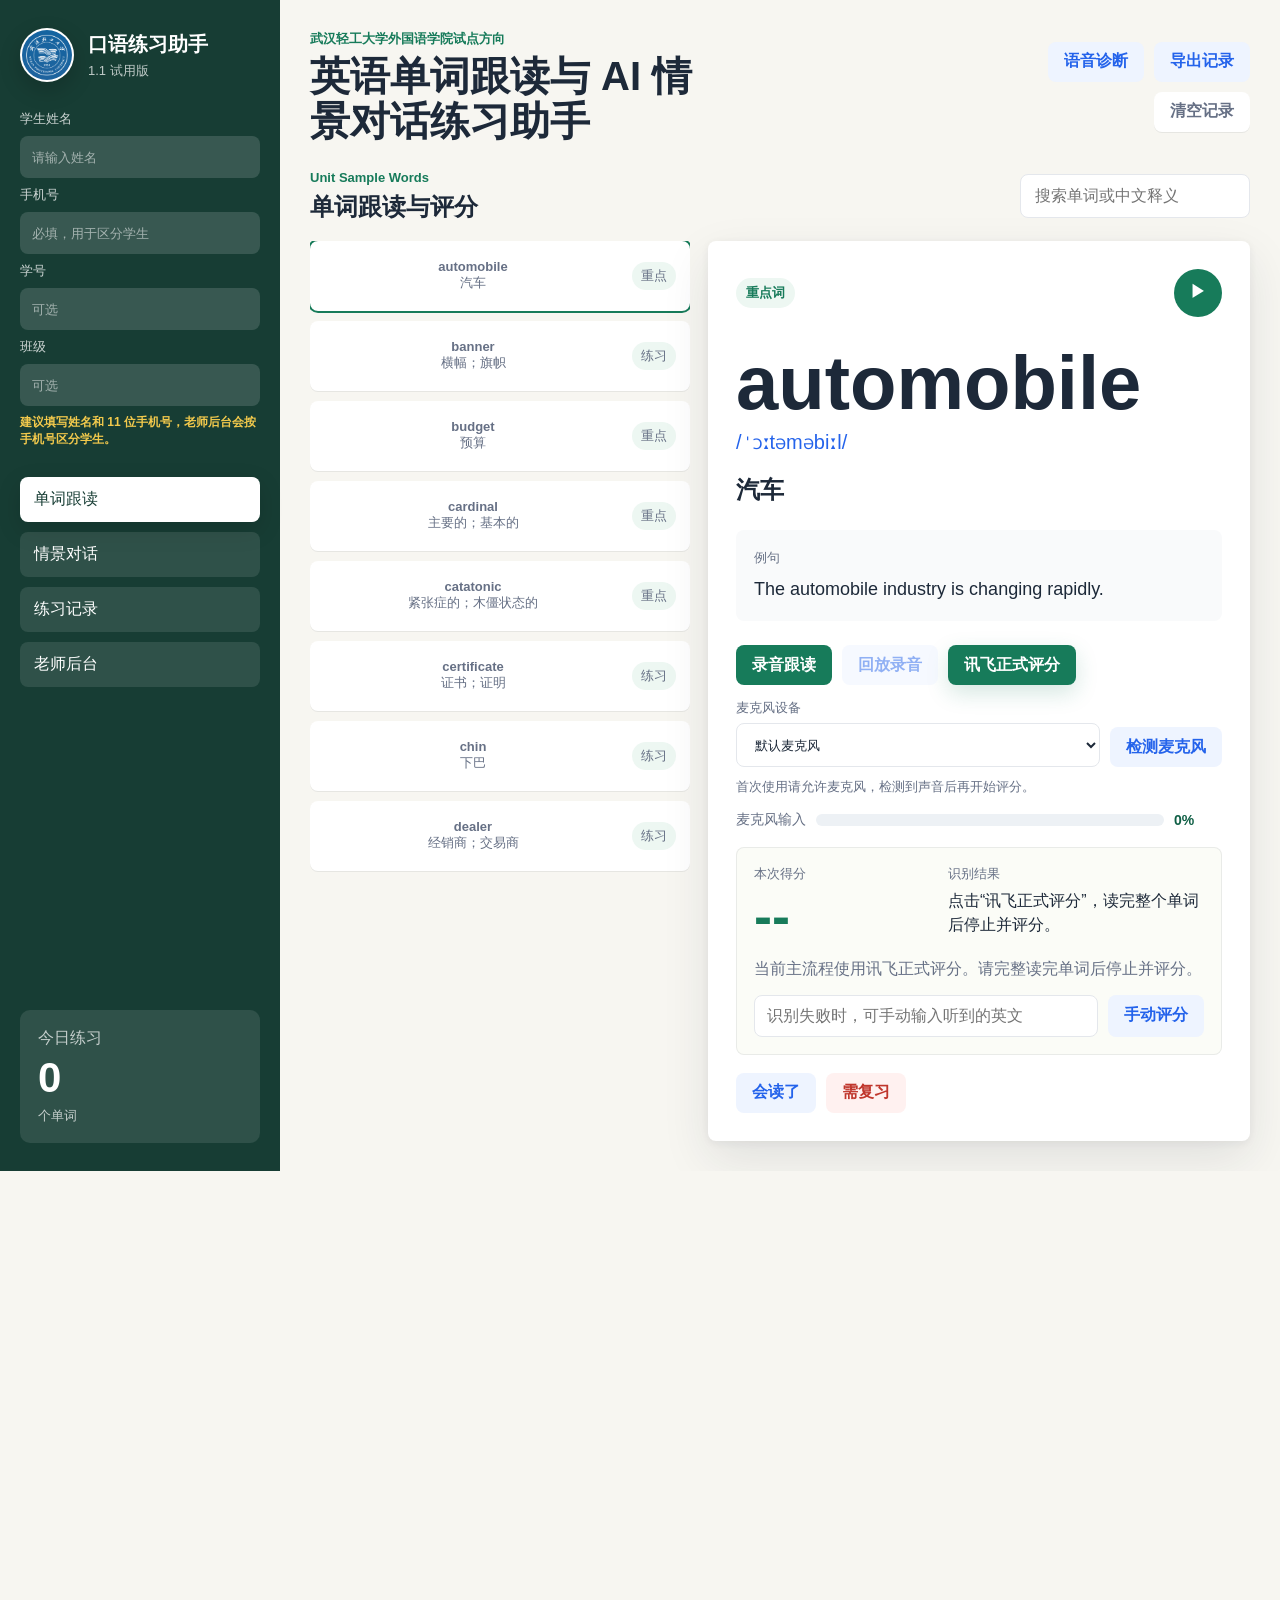
<file: index.html>
<!doctype html>
<html lang="zh-CN">
  <head>
    <meta charset="UTF-8" />
    <meta name="viewport" content="width=device-width, initial-scale=1.0" />
    <meta http-equiv="refresh" content="0; url=app/" />
    <title>英语口语练习助手</title>
    <style>
      body {
        margin: 0;
        min-height: 100vh;
        display: grid;
        place-items: center;
        background: #f7f6f1;
        color: #1d2939;
        font-family: "Microsoft YaHei", "PingFang SC", "Segoe UI", sans-serif;
      }

      a {
        color: #177b5a;
        font-weight: 700;
      }
    </style>
  </head>
  <body>
    <main>
      <p>正在进入英语口语练习助手...</p>
      <p><a href="app/">如果没有自动跳转，请点击这里进入。</a></p>
    </main>
  </body>
</html>
</file>
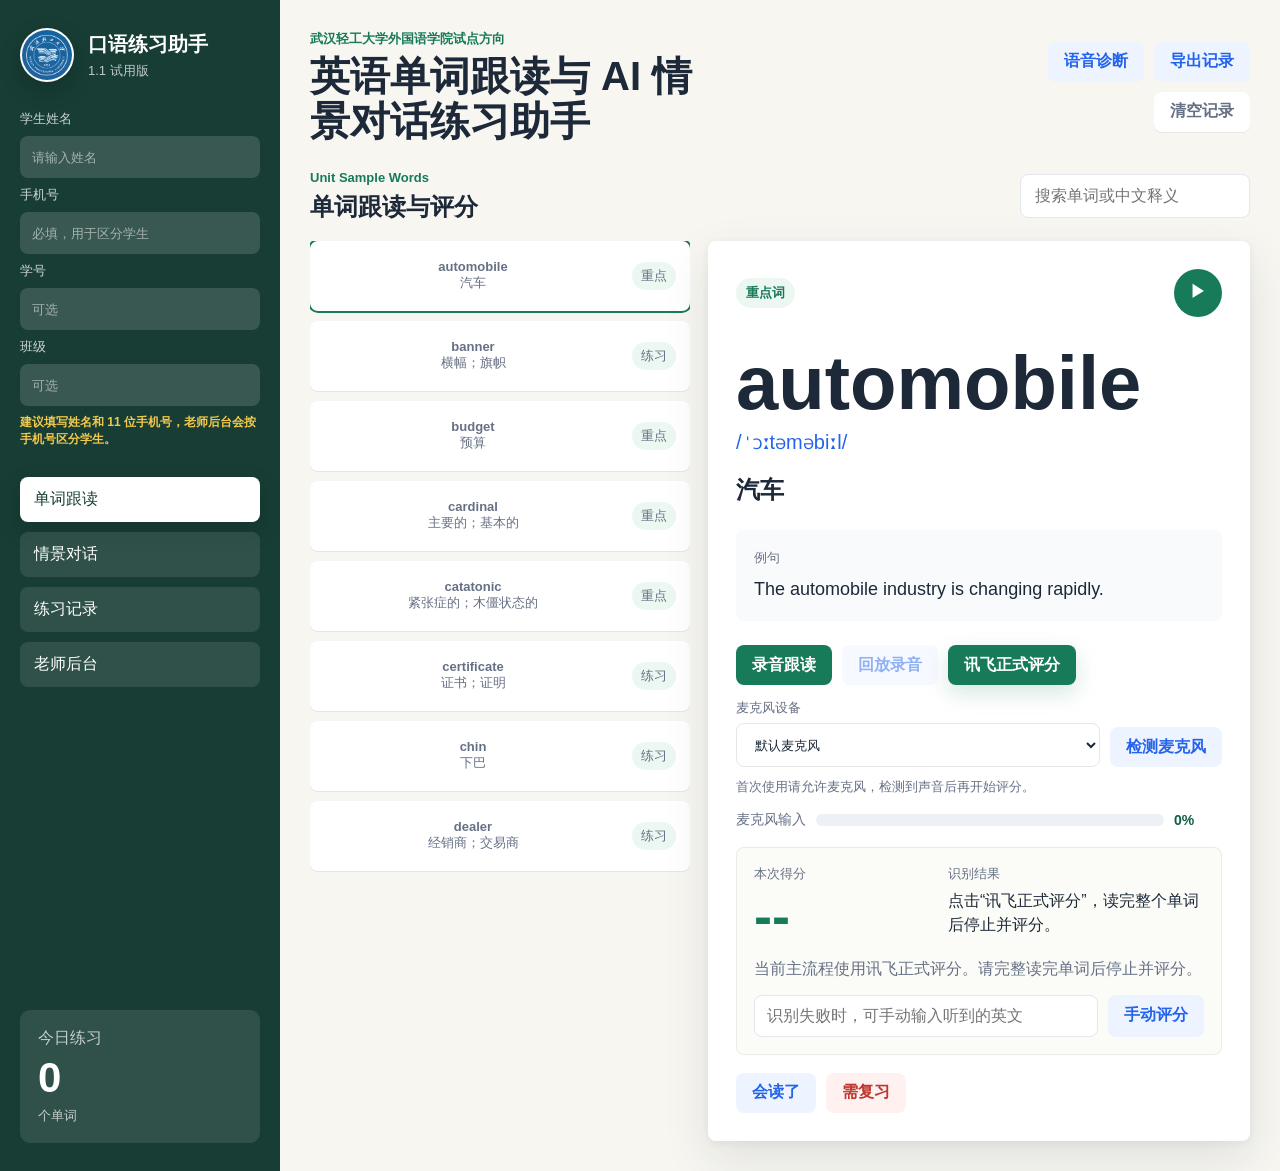
<file: app/index.html>
<!doctype html>
<html lang="zh-CN">
  <head>
    <meta charset="UTF-8" />
    <meta name="viewport" content="width=device-width, initial-scale=1.0" />
    <title>英语单词跟读与情景对话练习助手</title>
    <link rel="stylesheet" href="styles.css" />
  </head>
  <body>
    <div class="app-shell">
      <aside class="sidebar" aria-label="练习导航">
        <div class="brand">
          <img class="brand-mark" src="assets/school-logo.png" alt="武汉轻工大学校徽" />
          <div>
            <h1>口语练习助手</h1>
            <p>1.1 试用版</p>
          </div>
        </div>

        <div class="student-box">
          <label>
            <span>学生姓名</span>
            <input id="studentName" type="text" placeholder="请输入姓名" />
          </label>
          <label>
            <span>手机号</span>
            <input id="studentPhone" type="tel" inputmode="tel" placeholder="必填，用于区分学生" />
          </label>
          <label>
            <span>学号</span>
            <input id="studentNo" type="text" placeholder="可选" />
          </label>
          <label>
            <span>班级</span>
            <input id="studentClass" type="text" placeholder="可选" />
          </label>
          <p id="studentIdentityHint">学生信息会自动保存在本机，后续可升级为短信登录。</p>
        </div>

        <nav class="nav-tabs" aria-label="主要功能">
          <button class="nav-tab active" data-tab="words" type="button">单词跟读</button>
          <button class="nav-tab" data-tab="dialogue" type="button">情景对话</button>
          <button class="nav-tab" data-tab="records" type="button">练习记录</button>
          <button class="nav-tab" data-tab="teacher" type="button">老师后台</button>
        </nav>

        <div class="status-panel">
          <span>今日练习</span>
          <strong id="todayCount">0</strong>
          <small>个单词</small>
        </div>
      </aside>

      <main class="workspace">
        <section class="topbar">
          <div>
            <p class="eyebrow">武汉轻工大学外国语学院试点方向</p>
            <h2>英语单词跟读与 AI 情景对话练习助手</h2>
          </div>
          <div class="top-actions">
            <button class="secondary-button" id="openDiagnostic" type="button">语音诊断</button>
            <button class="secondary-button" id="exportRecords" type="button">导出记录</button>
            <button class="ghost-button" id="resetDemo" type="button">清空记录</button>
          </div>
        </section>

        <section class="tab-panel active" id="wordsPanel">
          <div class="section-heading">
            <div>
              <p class="eyebrow">Unit Sample Words</p>
              <h3>单词跟读与评分</h3>
            </div>
            <div class="search-box">
              <input id="wordSearch" type="search" placeholder="搜索单词或中文释义" />
            </div>
          </div>

          <div class="word-layout">
            <div class="word-list" id="wordList" aria-label="单词列表"></div>

            <article class="practice-card" aria-live="polite">
              <div class="word-meta">
                <span id="wordTag">重点词</span>
                <button class="icon-button" id="speakWord" type="button" title="播放标准发音">▶</button>
              </div>
              <h3 id="activeWord">automobile</h3>
              <p class="phonetic" id="activePhonetic">/ˈɔːtəməbiːl/</p>
              <p class="meaning" id="activeMeaning">汽车</p>
              <div class="example-block">
                <span>例句</span>
                <p id="activeExample">The automobile industry is changing rapidly.</p>
              </div>

              <div class="recording-panel">
                <button class="primary-button" id="recordButton" type="button">录音跟读</button>
                <button class="secondary-button" id="playRecord" type="button" disabled>回放录音</button>
                <button class="xf-button" id="xfScoreButton" type="button">讯飞正式评分</button>
                <audio id="audioPlayer" controls hidden></audio>
                <audio id="xfAudioPlayer" controls hidden></audio>
              </div>

              <div class="mic-device-panel">
                <label>
                  <span>麦克风设备</span>
                  <select id="audioInputSelect" aria-label="选择麦克风设备">
                    <option value="">默认麦克风</option>
                  </select>
                </label>
                <button class="secondary-button" id="checkMicButton" type="button">检测麦克风</button>
                <p id="micDeviceStatus">首次使用请允许麦克风，检测到声音后再开始评分。</p>
              </div>

              <div class="mic-level" id="micLevelPanel" hidden>
                <span>麦克风输入</span>
                <div class="mic-meter">
                  <i id="micLevelBar"></i>
                </div>
                <strong id="micLevelText">0%</strong>
              </div>

              <div class="score-panel" id="scorePanel">
                <div>
                  <span>本次得分</span>
                  <strong id="scoreValue">--</strong>
                </div>
                <div>
                  <span>识别结果</span>
                  <p id="recognizedText">点击“讯飞正式评分”，读完整个单词后停止并评分。</p>
                </div>
                <p id="scoreAdvice">当前主流程使用讯飞正式评分。请完整读完单词后停止并评分。</p>
                <p class="xf-audio-tip" id="xfAudioTip" hidden>已保留本次上传给讯飞的录音，可先回放确认是否录清楚。</p>
                <div class="manual-score">
                  <input id="manualScoreInput" type="text" placeholder="识别失败时，可手动输入听到的英文" />
                  <button class="secondary-button" id="manualScoreButton" type="button">手动评分</button>
                </div>
              </div>

              <div class="mark-actions">
                <button class="secondary-button" id="markKnown" type="button">会读了</button>
                <button class="danger-button" id="markReview" type="button">需复习</button>
              </div>
            </article>
          </div>
        </section>

        <section class="tab-panel" id="dialoguePanel">
          <div class="section-heading">
            <div>
              <p class="eyebrow">Scenario Practice</p>
              <h3>情景对话</h3>
            </div>
            <select id="scenarioSelect" aria-label="选择对话场景"></select>
          </div>

          <div class="dialogue-layout">
            <div class="chat-box" id="chatBox" aria-live="polite"></div>
            <form class="reply-box" id="replyForm">
              <input id="replyInput" type="text" placeholder="用英文输入你的回答" autocomplete="off" />
              <button class="primary-button" type="submit">发送</button>
            </form>
          </div>
        </section>

        <section class="tab-panel" id="recordsPanel">
          <div class="section-heading">
            <div>
              <p class="eyebrow">Local Practice Records</p>
              <h3>练习记录</h3>
            </div>
          </div>

          <div class="record-grid">
            <article class="metric-card">
              <span>已练单词</span>
              <strong id="knownMetric">0</strong>
            </article>
            <article class="metric-card">
              <span>需复习</span>
              <strong id="reviewMetric">0</strong>
            </article>
            <article class="metric-card">
              <span>对话次数</span>
              <strong id="dialogueMetric">0</strong>
            </article>
            <article class="metric-card">
              <span>平均得分</span>
              <strong id="averageScoreMetric">--</strong>
            </article>
          </div>

          <div class="records-layout">
            <div class="review-panel">
              <h4>错词本</h4>
              <div id="reviewWords" class="review-list"></div>
            </div>
            <div class="review-panel">
              <h4>评分记录</h4>
              <div id="scoreHistory" class="score-history"></div>
            </div>
          </div>
        </section>

        <section class="tab-panel" id="teacherPanel">
          <div class="section-heading">
            <div>
              <p class="eyebrow">Teacher Dashboard</p>
              <h3>老师后台</h3>
            </div>
          </div>

          <div class="teacher-note">
            当前为本地试用版后台，先汇总本浏览器产生的练习数据。后续接入云服务器后，可升级为全班学生数据看板。
          </div>

          <div class="record-grid teacher-summary" id="teacherSummary"></div>

          <div class="teacher-layout">
            <div class="review-panel">
              <h4>学生练习概览</h4>
              <div class="teacher-table" id="teacherStudentTable"></div>
            </div>
            <div class="review-panel">
              <h4>班级薄弱单词</h4>
              <div class="teacher-weak-list" id="teacherWeakWords"></div>
            </div>
          </div>

          <div class="teacher-layout teacher-content-layout">
            <div class="review-panel">
              <h4>课程单词导入</h4>
              <p class="content-help">
                每行一个单词，支持逗号或 Tab 分隔：单词, 音标, 中文释义, 例句, 是否重点。最后一列填 1/true/重点 即表示重点词。
              </p>
              <textarea
                id="wordBankText"
                class="word-bank-input"
                placeholder="例如：&#10;banner, /'baenər/, 横幅；旗帜, A welcome banner was hanging above the gate., 1&#10;budget, /'bʌdʒɪt/, 预算, Students should learn how to manage a monthly budget., 重点"
              ></textarea>
              <div class="content-actions">
                <button class="primary-button" id="importWordBank" type="button">导入为当前词表</button>
                <button class="secondary-button" id="resetWordBank" type="button">恢复默认词表</button>
              </div>
              <p class="content-status" id="wordBankStatus">导入后会立即更新学生端单词列表。</p>
            </div>
            <div class="review-panel">
              <h4>当前词表</h4>
              <div class="word-bank-info" id="wordBankInfo"></div>
            </div>
          </div>

          <div class="teacher-layout teacher-content-layout">
            <div class="review-panel">
              <h4>情景对话导入</h4>
              <p class="content-help">
                每行一个场景，使用 | 分隔：场景名称 | 开场问题 | 追问1 | 追问2 | 结束建议。学生端会自动更新情景对话下拉框。
              </p>
              <textarea
                id="scenarioBankText"
                class="word-bank-input"
                placeholder="例如：&#10;校园问路 | Excuse me, how can I get to the library? | Which building are you looking for? | Do you usually study there? | Good. Try to answer with a complete sentence.&#10;课堂发言 | What did you learn from this unit? | Can you give one example? | Why is it useful? | Nice answer. Please speak a little more slowly."
              ></textarea>
              <div class="content-actions">
                <button class="primary-button" id="importScenarioBank" type="button">导入情景对话</button>
                <button class="secondary-button" id="resetScenarioBank" type="button">恢复默认场景</button>
              </div>
              <p class="content-status" id="scenarioBankStatus">导入后会立即更新学生端情景对话。</p>
            </div>
            <div class="review-panel">
              <h4>当前情景</h4>
              <div class="word-bank-info" id="scenarioBankInfo"></div>
            </div>
          </div>
        </section>
      </main>
    </div>

    <script src="app.js"></script>
  </body>
</html>
</file>
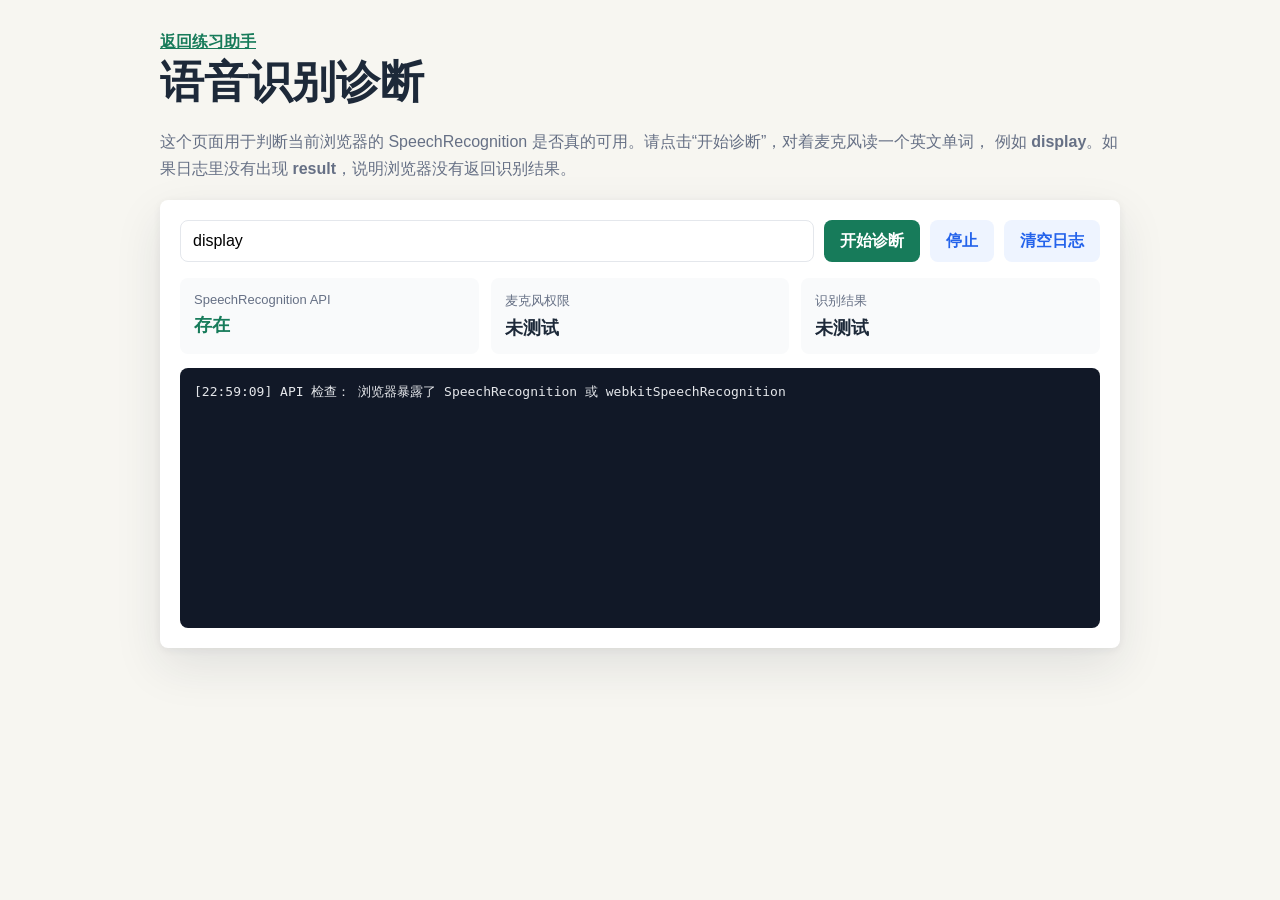
<file: app/speech-diagnostic.html>
<!doctype html>
<html lang="zh-CN">
  <head>
    <meta charset="UTF-8" />
    <meta name="viewport" content="width=device-width, initial-scale=1.0" />
    <title>语音识别诊断 - 英语口语练习助手</title>
    <style>
      :root {
        --bg: #f7f6f1;
        --panel: #ffffff;
        --ink: #1d2939;
        --muted: #667085;
        --green: #177b5a;
        --red: #c0362c;
        --line: #e4e7ec;
      }

      * {
        box-sizing: border-box;
      }

      body {
        margin: 0;
        min-height: 100vh;
        background: var(--bg);
        color: var(--ink);
        font-family: "Microsoft YaHei", "PingFang SC", "Segoe UI", sans-serif;
        -webkit-font-smoothing: antialiased;
      }

      main {
        width: min(960px, calc(100% - 32px));
        margin: 0 auto;
        padding: 32px 0;
      }

      h1 {
        margin: 0 0 8px;
        font-size: clamp(28px, 5vw, 44px);
        text-wrap: balance;
      }

      p {
        color: var(--muted);
        line-height: 1.7;
      }

      .panel {
        margin-top: 18px;
        padding: 20px;
        border-radius: 8px;
        background: var(--panel);
        box-shadow: 0 18px 48px rgba(29, 41, 57, 0.1), 0 2px 8px rgba(29, 41, 57, 0.06);
      }

      .controls {
        display: flex;
        gap: 10px;
        flex-wrap: wrap;
      }

      button,
      input {
        min-height: 42px;
        border-radius: 8px;
        font: inherit;
      }

      button {
        border: 0;
        padding: 0 16px;
        background: var(--green);
        color: white;
        cursor: pointer;
        font-weight: 700;
      }

      button.secondary {
        background: #eef4ff;
        color: #2463eb;
      }

      input {
        flex: 1 1 240px;
        border: 1px solid var(--line);
        padding: 0 12px;
      }

      .status-grid {
        display: grid;
        grid-template-columns: repeat(3, minmax(0, 1fr));
        gap: 12px;
        margin-top: 16px;
      }

      .status-card {
        border-radius: 8px;
        background: #f9fafb;
        padding: 14px;
      }

      .status-card span {
        display: block;
        color: var(--muted);
        font-size: 13px;
      }

      .status-card strong {
        display: block;
        margin-top: 6px;
        font-size: 18px;
      }

      .ok {
        color: var(--green);
      }

      .bad {
        color: var(--red);
      }

      pre {
        min-height: 260px;
        max-height: 460px;
        overflow: auto;
        margin: 14px 0 0;
        padding: 14px;
        border-radius: 8px;
        background: #111827;
        color: #e5e7eb;
        line-height: 1.55;
        white-space: pre-wrap;
      }

      a {
        color: var(--green);
        font-weight: 700;
      }

      @media (max-width: 720px) {
        .status-grid {
          grid-template-columns: 1fr;
        }
      }
    </style>
  </head>
  <body>
    <main>
      <a href="./">返回练习助手</a>
      <h1>语音识别诊断</h1>
      <p>
        这个页面用于判断当前浏览器的 SpeechRecognition 是否真的可用。请点击“开始诊断”，对着麦克风读一个英文单词，
        例如 <strong>display</strong>。如果日志里没有出现 <strong>result</strong>，说明浏览器没有返回识别结果。
      </p>

      <section class="panel">
        <div class="controls">
          <input id="testWord" value="display" aria-label="测试单词" />
          <button id="startButton" type="button">开始诊断</button>
          <button class="secondary" id="stopButton" type="button">停止</button>
          <button class="secondary" id="clearButton" type="button">清空日志</button>
        </div>

        <div class="status-grid">
          <div class="status-card">
            <span>SpeechRecognition API</span>
            <strong id="apiStatus">检查中</strong>
          </div>
          <div class="status-card">
            <span>麦克风权限</span>
            <strong id="micStatus">未测试</strong>
          </div>
          <div class="status-card">
            <span>识别结果</span>
            <strong id="resultStatus">未测试</strong>
          </div>
        </div>

        <pre id="logBox"></pre>
      </section>
    </main>

    <script>
      const Recognition = window.SpeechRecognition || window.webkitSpeechRecognition;
      const apiStatus = document.querySelector("#apiStatus");
      const micStatus = document.querySelector("#micStatus");
      const resultStatus = document.querySelector("#resultStatus");
      const logBox = document.querySelector("#logBox");
      const testWord = document.querySelector("#testWord");
      const startButton = document.querySelector("#startButton");
      const stopButton = document.querySelector("#stopButton");
      const clearButton = document.querySelector("#clearButton");

      let recognition = null;
      let timer = null;

      function stamp() {
        return new Date().toLocaleTimeString("zh-CN");
      }

      function log(message, detail = "") {
        logBox.textContent += `[${stamp()}] ${message}${detail ? "： " + detail : ""}\n`;
        logBox.scrollTop = logBox.scrollHeight;
      }

      function setStatus(el, text, ok) {
        el.textContent = text;
        el.className = ok ? "ok" : "bad";
      }

      if (Recognition) {
        setStatus(apiStatus, "存在", true);
        log("API 检查", "浏览器暴露了 SpeechRecognition 或 webkitSpeechRecognition");
      } else {
        setStatus(apiStatus, "不存在", false);
        log("API 检查", "当前浏览器没有 SpeechRecognition");
      }

      async function checkMicrophone() {
        try {
          const stream = await navigator.mediaDevices.getUserMedia({ audio: true });
          stream.getTracks().forEach((track) => track.stop());
          setStatus(micStatus, "已允许", true);
          log("麦克风检查", "getUserMedia 成功");
          return true;
        } catch (error) {
          setStatus(micStatus, "不可用", false);
          log("麦克风检查失败", error.name || String(error));
          return false;
        }
      }

      async function startDiagnostic() {
        if (!Recognition) {
          log("无法开始", "当前浏览器没有 SpeechRecognition API");
          return;
        }

        const micOk = await checkMicrophone();
        if (!micOk) {
          return;
        }

        if (recognition) {
          try {
            recognition.abort();
          } catch {}
        }

        recognition = new Recognition();
        recognition.lang = "en-US";
        recognition.continuous = false;
        recognition.interimResults = true;
        recognition.maxAlternatives = 3;
        resultStatus.textContent = "等待结果";
        resultStatus.className = "";

        const expected = testWord.value.trim();
        log("开始识别", `请读：${expected || "任意英文单词"}`);

        recognition.addEventListener("start", () => log("event:start"));
        recognition.addEventListener("audiostart", () => log("event:audiostart"));
        recognition.addEventListener("soundstart", () => log("event:soundstart"));
        recognition.addEventListener("speechstart", () => log("event:speechstart"));
        recognition.addEventListener("speechend", () => log("event:speechend"));
        recognition.addEventListener("soundend", () => log("event:soundend"));
        recognition.addEventListener("audioend", () => log("event:audioend"));
        recognition.addEventListener("nomatch", () => log("event:nomatch"));

        recognition.addEventListener("result", (event) => {
          const lines = [];
          for (let i = event.resultIndex; i < event.results.length; i += 1) {
            const result = event.results[i];
            const alternatives = Array.from(result).map((item) => `${item.transcript} (${Math.round(item.confidence * 100)}%)`);
            lines.push(`${result.isFinal ? "final" : "interim"} => ${alternatives.join(" | ")}`);
          }
          setStatus(resultStatus, "已返回", true);
          log("event:result", lines.join(" ; "));
        });

        recognition.addEventListener("error", (event) => {
          setStatus(resultStatus, "错误", false);
          log("event:error", event.error || "unknown");
        });

        recognition.addEventListener("end", () => {
          log("event:end");
          clearTimeout(timer);
          timer = null;
          recognition = null;
          if (resultStatus.textContent === "等待结果") {
            setStatus(resultStatus, "无结果", false);
            log("诊断结论", "API 启动了，但没有返回 result。当前浏览器/网络/系统语音服务不稳定。");
          }
        });

        timer = window.setTimeout(() => {
          log("超时", "8 秒内没有自然结束，强制停止");
          stopDiagnostic();
        }, 8000);

        try {
          recognition.start();
        } catch (error) {
          setStatus(resultStatus, "启动失败", false);
          log("start() 失败", error.name || String(error));
        }
      }

      function stopDiagnostic() {
        clearTimeout(timer);
        timer = null;
        if (!recognition) {
          log("停止", "当前没有正在运行的识别任务");
          return;
        }
        try {
          recognition.stop();
          log("手动停止", "已调用 stop()");
        } catch (error) {
          log("stop() 失败，尝试 abort()", error.name || String(error));
          try {
            recognition.abort();
          } catch {}
        }
        recognition = null;
      }

      startButton.addEventListener("click", startDiagnostic);
      stopButton.addEventListener("click", stopDiagnostic);
      clearButton.addEventListener("click", () => {
        logBox.textContent = "";
        resultStatus.textContent = "未测试";
        resultStatus.className = "";
      });
    </script>
  </body>
</html>
</file>
<file: app/styles.css>
:root {
  color-scheme: light;
  --bg: #f7f6f1;
  --panel: #ffffff;
  --ink: #1d2939;
  --muted: #667085;
  --line: #e4e7ec;
  --green: #177b5a;
  --green-dark: #0f5f45;
  --blue: #2463eb;
  --red: #c0362c;
  --amber: #b7791f;
  --shadow: 0 18px 48px rgba(29, 41, 57, 0.1), 0 2px 8px rgba(29, 41, 57, 0.06);
}

* {
  box-sizing: border-box;
}

body {
  margin: 0;
  min-height: 100vh;
  background: var(--bg);
  color: var(--ink);
  font-family: "Microsoft YaHei", "PingFang SC", "Segoe UI", sans-serif;
  -webkit-font-smoothing: antialiased;
}

button,
input,
select {
  font: inherit;
}

button {
  min-height: 40px;
  border: 0;
  cursor: pointer;
  transition-property: transform, background-color, box-shadow, color;
  transition-duration: 160ms;
  transition-timing-function: cubic-bezier(0.2, 0, 0, 1);
}

button:active {
  transform: scale(0.96);
}

.app-shell {
  display: grid;
  min-height: 100vh;
  grid-template-columns: 280px minmax(0, 1fr);
}

.sidebar {
  display: flex;
  flex-direction: column;
  gap: 28px;
  padding: 28px 20px;
  background: #173d34;
  color: white;
}

.brand {
  display: flex;
  align-items: center;
  gap: 14px;
}

.brand-mark {
  width: 54px;
  height: 54px;
  flex: 0 0 54px;
  border: 2px solid rgba(255, 255, 255, 0.72);
  border-radius: 50%;
  background: white;
  object-fit: cover;
  box-shadow: 0 8px 22px rgba(0, 0, 0, 0.18);
}

.brand h1,
.brand p,
.topbar h2,
.section-heading h3 {
  margin: 0;
}

.brand h1 {
  font-size: 20px;
  text-wrap: balance;
}

.brand p {
  margin-top: 4px;
  color: rgba(255, 255, 255, 0.72);
  font-size: 13px;
}

.nav-tabs {
  display: grid;
  gap: 10px;
}

.nav-tab {
  width: 100%;
  border-radius: 8px;
  background: rgba(255, 255, 255, 0.1);
  color: white;
  text-align: left;
  padding: 12px 14px;
}

.nav-tab.active {
  background: white;
  color: #173d34;
  box-shadow: 0 8px 24px rgba(0, 0, 0, 0.14);
}

.status-panel {
  margin-top: auto;
  padding: 18px;
  border-radius: 10px;
  background: rgba(255, 255, 255, 0.1);
}

.student-box,
.student-box label {
  display: grid;
  gap: 8px;
}

.student-box {
  color: rgba(255, 255, 255, 0.78);
  font-size: 13px;
}

.student-box input {
  min-height: 42px;
  border: 0;
  border-radius: 8px;
  background: rgba(255, 255, 255, 0.14);
  color: white;
  outline: none;
  padding: 0 12px;
}

.student-box input::placeholder {
  color: rgba(255, 255, 255, 0.54);
}

.student-box input:focus {
  box-shadow: 0 0 0 3px rgba(242, 201, 76, 0.28);
}

.student-box p {
  margin: 0;
  color: rgba(255, 255, 255, 0.62);
  font-size: 12px;
  line-height: 1.45;
}

.student-box p.is-warning {
  color: #f2c94c;
  font-weight: 700;
}

.status-panel span,
.status-panel small {
  display: block;
  color: rgba(255, 255, 255, 0.72);
}

.status-panel strong {
  display: block;
  margin: 8px 0;
  font-size: 42px;
  line-height: 1;
  font-variant-numeric: tabular-nums;
}

.workspace {
  padding: 30px;
}

.topbar,
.section-heading {
  display: flex;
  align-items: center;
  justify-content: space-between;
  gap: 18px;
}

.topbar {
  margin-bottom: 26px;
}

.top-actions {
  display: flex;
  gap: 10px;
  flex-wrap: wrap;
  justify-content: flex-end;
}

.eyebrow {
  margin: 0 0 6px;
  color: var(--green);
  font-size: 13px;
  font-weight: 700;
  letter-spacing: 0;
}

.topbar h2 {
  font-size: clamp(24px, 4vw, 40px);
  line-height: 1.12;
  text-wrap: balance;
}

.tab-panel {
  display: none;
}

.tab-panel.active {
  display: block;
}

.section-heading {
  margin-bottom: 18px;
}

.section-heading h3 {
  font-size: 24px;
}

.search-box input,
.reply-box input,
select {
  width: 100%;
  min-height: 44px;
  border: 1px solid var(--line);
  border-radius: 8px;
  background: white;
  color: var(--ink);
  outline: none;
  padding: 0 14px;
}

.search-box input:focus,
.reply-box input:focus,
select:focus {
  border-color: var(--green);
  box-shadow: 0 0 0 4px rgba(23, 123, 90, 0.12);
}

.word-layout {
  display: grid;
  grid-template-columns: minmax(260px, 380px) minmax(0, 1fr);
  gap: 18px;
}

.word-list {
  display: grid;
  gap: 10px;
  max-height: 640px;
  overflow: auto;
}

.word-item {
  display: grid;
  grid-template-columns: 1fr auto;
  gap: 10px;
  align-items: center;
  min-height: 70px;
  padding: 14px;
  border-radius: 8px;
  background: white;
  box-shadow: 0 1px 0 rgba(29, 41, 57, 0.08);
}

.word-item.active {
  outline: 2px solid var(--green);
}

.word-item strong {
  display: block;
}

.word-item span {
  color: var(--muted);
  font-size: 13px;
}

.badge {
  border-radius: 999px;
  background: #edf7f2;
  color: var(--green-dark);
  padding: 5px 9px;
  font-size: 12px;
  white-space: nowrap;
}

.badge.review {
  background: #fff4e5;
  color: var(--amber);
}

.practice-card,
.dialogue-layout,
.review-panel,
.metric-card {
  border-radius: 8px;
  background: var(--panel);
  box-shadow: var(--shadow);
}

.practice-card {
  min-height: 640px;
  padding: 28px;
}

.word-meta {
  display: flex;
  align-items: center;
  justify-content: space-between;
  gap: 12px;
}

.word-meta span {
  border-radius: 999px;
  background: #edf7f2;
  color: var(--green);
  padding: 6px 10px;
  font-size: 13px;
  font-weight: 700;
}

.icon-button {
  width: 48px;
  height: 48px;
  border-radius: 50%;
  background: var(--green);
  color: white;
  font-weight: 800;
}

.practice-card h3 {
  margin: 28px 0 8px;
  font-size: clamp(38px, 8vw, 76px);
  line-height: 1;
  letter-spacing: 0;
}

.phonetic {
  margin: 0;
  color: var(--blue);
  font-size: 20px;
}

.meaning {
  margin: 18px 0;
  font-size: 24px;
  font-weight: 700;
}

.example-block {
  margin: 24px 0;
  padding: 18px;
  border-radius: 8px;
  background: #f9fafb;
}

.example-block span {
  color: var(--muted);
  font-size: 13px;
}

.example-block p {
  margin: 8px 0 0;
  font-size: 18px;
  line-height: 1.6;
  text-wrap: pretty;
}

.recording-panel,
.mark-actions,
.reply-box {
  display: flex;
  gap: 10px;
  flex-wrap: wrap;
}

.mic-device-panel {
  display: grid;
  grid-template-columns: minmax(220px, 1fr) auto;
  gap: 10px;
  align-items: end;
  margin-top: 14px;
  max-width: 640px;
}

.mic-device-panel label {
  display: grid;
  gap: 6px;
  color: var(--muted);
  font-size: 13px;
}

.mic-device-panel p {
  grid-column: 1 / -1;
  margin: 0;
  color: var(--muted);
  font-size: 13px;
  line-height: 1.5;
}

.mic-device-panel.is-ok p {
  color: var(--green-dark);
  font-weight: 700;
}

.mic-device-panel.is-warning p {
  color: var(--amber);
  font-weight: 700;
}

.mic-device-panel.is-error p {
  color: var(--red);
  font-weight: 700;
}

.mic-level {
  display: grid;
  grid-template-columns: auto minmax(140px, 1fr) 48px;
  align-items: center;
  gap: 10px;
  margin: 14px 0 0;
  max-width: 520px;
  color: var(--muted);
  font-size: 14px;
}

.mic-meter {
  height: 12px;
  overflow: hidden;
  border-radius: 999px;
  background: #edf1f5;
}

.mic-meter i {
  display: block;
  width: 0;
  height: 100%;
  border-radius: inherit;
  background: var(--green);
  transition-property: width;
  transition-duration: 80ms;
}

.mic-level strong {
  color: var(--green-dark);
  font-variant-numeric: tabular-nums;
}

.primary-button,
.secondary-button,
.danger-button,
.xf-button,
.ghost-button {
  border-radius: 8px;
  padding: 0 16px;
  font-weight: 700;
}

.primary-button {
  background: var(--green);
  color: white;
}

.primary-button:hover,
.icon-button:hover {
  background: var(--green-dark);
}

.secondary-button {
  background: #eef4ff;
  color: var(--blue);
}

.xf-button {
  background: var(--green);
  color: white;
  box-shadow: 0 8px 22px rgba(23, 123, 90, 0.18);
}

.danger-button {
  background: #fff1f0;
  color: var(--red);
}

.score-panel {
  display: grid;
  grid-template-columns: minmax(120px, 180px) minmax(0, 1fr);
  gap: 14px;
  margin: 18px 0;
  padding: 18px;
  border-radius: 8px;
  background: #fbfcf7;
  box-shadow: inset 0 0 0 1px rgba(29, 41, 57, 0.08);
}

.score-panel span {
  display: block;
  color: var(--muted);
  font-size: 13px;
}

.score-panel strong {
  display: block;
  margin-top: 6px;
  color: var(--green);
  font-size: 54px;
  line-height: 1;
  font-variant-numeric: tabular-nums;
}

.score-panel p {
  margin: 6px 0 0;
  line-height: 1.5;
  text-wrap: pretty;
}

.score-panel > p {
  grid-column: 1 / -1;
  margin: 0;
  color: var(--muted);
}

.xf-audio-tip {
  color: var(--green-dark) !important;
  font-weight: 700;
}

.manual-score {
  display: flex;
  grid-column: 1 / -1;
  gap: 10px;
  flex-wrap: wrap;
}

.manual-score input {
  flex: 1 1 240px;
  min-height: 42px;
  border: 1px solid var(--line);
  border-radius: 8px;
  outline: none;
  padding: 0 12px;
}

.manual-score input:focus {
  border-color: var(--green);
  box-shadow: 0 0 0 4px rgba(23, 123, 90, 0.12);
}

.ghost-button {
  background: white;
  color: var(--muted);
  box-shadow: 0 1px 0 rgba(29, 41, 57, 0.08);
}

button:disabled {
  cursor: not-allowed;
  opacity: 0.5;
}

.dialogue-layout {
  padding: 18px;
}

.chat-box {
  display: grid;
  gap: 12px;
  min-height: 460px;
  max-height: 560px;
  overflow: auto;
  padding: 8px;
}

.message {
  max-width: 76%;
  border-radius: 14px;
  padding: 12px 14px;
  line-height: 1.55;
  text-wrap: pretty;
}

.message.system {
  justify-self: start;
  background: #f2f4f7;
}

.message.user {
  justify-self: end;
  background: #e5f2ec;
}

.reply-box {
  margin-top: 14px;
}

.reply-box input {
  flex: 1 1 260px;
}

.record-grid {
  display: grid;
  grid-template-columns: repeat(4, minmax(0, 1fr));
  gap: 14px;
  margin-bottom: 18px;
}

.metric-card {
  padding: 20px;
}

.metric-card span {
  display: block;
  color: var(--muted);
}

.metric-card strong {
  display: block;
  margin-top: 10px;
  font-size: 42px;
  font-variant-numeric: tabular-nums;
}

.review-panel {
  padding: 22px;
}

.records-layout {
  display: grid;
  grid-template-columns: minmax(0, 0.8fr) minmax(0, 1.2fr);
  gap: 14px;
}

.teacher-note {
  margin-bottom: 16px;
  border-left: 4px solid var(--green);
  border-radius: 8px;
  background: #edf7f2;
  color: var(--green-dark);
  padding: 12px 14px;
  line-height: 1.6;
}

.teacher-layout {
  display: grid;
  grid-template-columns: minmax(0, 1.35fr) minmax(280px, 0.65fr);
  gap: 14px;
}

.teacher-content-layout {
  margin-top: 14px;
}

.teacher-table {
  overflow-x: auto;
}

.teacher-row {
  display: grid;
  grid-template-columns: minmax(90px, 1fr) 120px 90px 80px 80px minmax(130px, 1fr) minmax(150px, 1fr) minmax(190px, 1.2fr);
  gap: 10px;
  align-items: center;
  min-width: 1220px;
  padding: 12px 0;
  border-bottom: 1px solid var(--line);
}

.teacher-row:last-child {
  border-bottom: 0;
}

.teacher-row span {
  color: var(--muted);
  line-height: 1.5;
}

.teacher-row-head span {
  color: var(--ink);
  font-size: 13px;
  font-weight: 800;
}

.teacher-weak-list {
  display: grid;
  gap: 10px;
}

.weak-word-card {
  display: grid;
  gap: 4px;
  width: 100%;
  min-height: 64px;
  border-radius: 8px;
  background: #fff4e5;
  color: var(--amber);
  padding: 10px 12px;
  text-align: left;
}

.weak-word-card strong {
  color: var(--ink);
}

.weak-word-card span {
  font-size: 13px;
}

.content-help,
.content-status {
  margin: 0 0 12px;
  color: var(--muted);
  line-height: 1.6;
}

.word-bank-input {
  width: 100%;
  min-height: 180px;
  resize: vertical;
  border: 1px solid var(--line);
  border-radius: 8px;
  outline: none;
  padding: 12px;
  font: inherit;
  line-height: 1.5;
}

.word-bank-input:focus {
  border-color: var(--green);
  box-shadow: 0 0 0 4px rgba(23, 123, 90, 0.12);
}

.content-actions {
  display: flex;
  gap: 10px;
  flex-wrap: wrap;
  margin: 12px 0;
}

.content-status.is-ok {
  color: var(--green-dark);
  font-weight: 700;
}

.content-status.is-error {
  color: var(--red);
  font-weight: 700;
}

.word-bank-info {
  display: grid;
  gap: 10px;
}

.word-bank-item {
  display: grid;
  gap: 4px;
  border-bottom: 1px solid var(--line);
  padding-bottom: 10px;
}

.word-bank-item:last-child {
  border-bottom: 0;
}

.word-bank-item span {
  color: var(--muted);
  font-size: 13px;
  line-height: 1.5;
}

.review-panel h4 {
  margin: 0 0 16px;
  font-size: 20px;
}

.review-list {
  display: flex;
  flex-wrap: wrap;
  gap: 10px;
}

.review-chip {
  border-radius: 999px;
  background: #fff4e5;
  color: var(--amber);
  padding: 8px 12px;
  font-weight: 700;
}

.score-history {
  display: grid;
  gap: 10px;
}

.score-row {
  display: grid;
  grid-template-columns: 1fr auto;
  gap: 4px 10px;
  padding: 12px;
  border-radius: 8px;
  background: #f9fafb;
}

.score-row span {
  color: var(--green);
  font-weight: 800;
  font-variant-numeric: tabular-nums;
}

.score-row small {
  grid-column: 1 / -1;
  color: var(--muted);
  line-height: 1.45;
}

.score-comment {
  color: var(--green-dark) !important;
  font-weight: 700;
}

.empty-text {
  margin: 0;
  color: var(--muted);
}

@media (max-width: 900px) {
  .app-shell {
    grid-template-columns: 1fr;
  }

  .sidebar {
    position: sticky;
    top: 0;
    z-index: 5;
    padding: 16px;
  }

  .nav-tabs {
    grid-template-columns: repeat(3, 1fr);
  }

  .nav-tab {
    text-align: center;
  }

  .status-panel {
    display: none;
  }

  .workspace {
    padding: 18px;
  }

  .topbar,
  .section-heading {
    align-items: stretch;
    flex-direction: column;
  }

  .word-layout,
  .record-grid,
  .records-layout,
  .teacher-layout,
  .score-panel,
  .mic-device-panel {
    grid-template-columns: 1fr;
  }

  .top-actions {
    justify-content: flex-start;
  }

  .practice-card {
    min-height: auto;
  }
}
</file>
